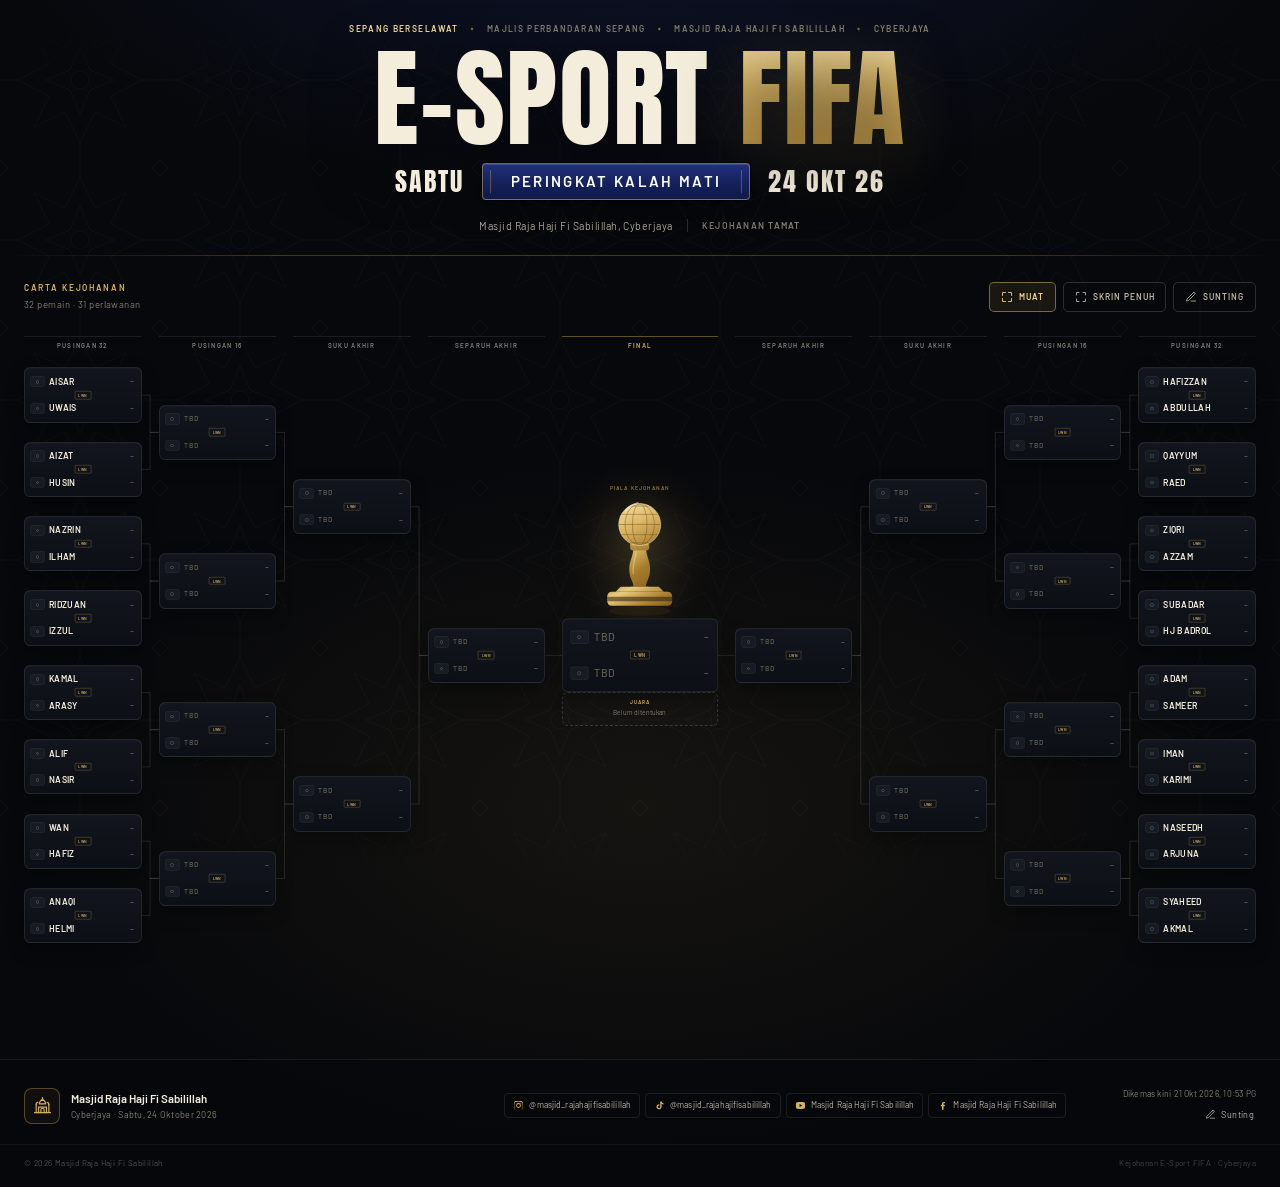
<file: index.html>
<!DOCTYPE html>
<html lang="ms">
<head>
  <meta charset="utf-8">
  <meta name="viewport" content="width=device-width, initial-scale=1">
  <title>E-Sport FIFA · Peringkat Kalah Mati | Masjid Raja Haji Fi Sabilillah</title>
  <meta name="description" content="Carta penuh E-Sport FIFA peringkat kalah mati. 32 pemain, 31 perlawanan, 24 Oktober 2026 di Masjid Raja Haji Fi Sabilillah, Cyberjaya.">
  <meta name="theme-color" content="#07080b">
  <meta property="og:type" content="website">
  <meta property="og:locale" content="ms_MY">
  <meta property="og:title" content="E-Sport FIFA · Peringkat Kalah Mati">
  <meta property="og:description" content="32 pemain. 31 perlawanan. Satu juara. Ikuti carta penuh E-Sport FIFA, 24 Oktober 2026 di Cyberjaya.">
  <meta property="og:url" content="https://imanjofaris.github.io/esportfifacyberjaya/">
  <meta property="og:image" content="https://imanjofaris.github.io/esportfifacyberjaya/assets/img/og.png">
  <meta property="og:image:width" content="1200">
  <meta property="og:image:height" content="630">
  <meta property="og:image:alt" content="E-Sport FIFA, Peringkat Kalah Mati, 24 Oktober 2026, Masjid Raja Haji Fi Sabilillah, Cyberjaya">
  <meta name="twitter:card" content="summary_large_image">
  <meta name="twitter:title" content="E-Sport FIFA · Peringkat Kalah Mati">
  <meta name="twitter:description" content="32 pemain. 31 perlawanan. Satu juara. 24 Oktober 2026, Cyberjaya.">
  <meta name="twitter:image" content="https://imanjofaris.github.io/esportfifacyberjaya/assets/img/og.png">
  <link rel="icon" href="assets/img/favicon.svg" type="image/svg+xml">
  <link rel="preload" href="assets/fonts/anton-400.woff2" as="font" type="font/woff2" crossorigin>
  <link rel="preload" href="assets/fonts/barlow-500.woff2" as="font" type="font/woff2" crossorigin>
  <link rel="preload" href="assets/fonts/barlow-600.woff2" as="font" type="font/woff2" crossorigin>
  <link rel="stylesheet" href="assets/css/styles.css">
  <script src="assets/js/countries.js" defer></script>
  <script src="data/tournament.js" defer></script>
  <script src="assets/js/app.js" defer></script>
</head>
<body>
  <svg class="sprite" aria-hidden="true" focusable="false" xmlns="http://www.w3.org/2000/svg">
    <symbol id="icon-pencil" viewBox="0 0 24 24" fill="none" stroke="currentColor" stroke-width="1.7" stroke-linecap="round" stroke-linejoin="round">
      <path d="M12 20h9"/><path d="M16.5 3.5a2.12 2.12 0 0 1 3 3L7 19l-4 1 1-4L16.5 3.5Z"/>
    </symbol>
    <symbol id="icon-fit" viewBox="0 0 24 24" fill="none" stroke="currentColor" stroke-width="1.7" stroke-linecap="round" stroke-linejoin="round">
      <path d="M9 3H3v6M15 3h6v6M9 21H3v-6M15 21h6v-6"/>
    </symbol>
    <symbol id="icon-expand" viewBox="0 0 24 24" fill="none" stroke="currentColor" stroke-width="1.7" stroke-linecap="round" stroke-linejoin="round">
      <path d="M8 3H3v5M16 3h5v5M8 21H3v-5M16 21h5v-5"/>
    </symbol>
    <symbol id="icon-download" viewBox="0 0 24 24" fill="none" stroke="currentColor" stroke-width="1.7" stroke-linecap="round" stroke-linejoin="round">
      <path d="M12 3v12"/><path d="m7 10 5 5 5-5"/><path d="M5 21h14"/>
    </symbol>
    <symbol id="icon-upload" viewBox="0 0 24 24" fill="none" stroke="currentColor" stroke-width="1.7" stroke-linecap="round" stroke-linejoin="round">
      <path d="M12 21V9"/><path d="m7 14 5-5 5 5"/><path d="M5 3h14"/>
    </symbol>
    <symbol id="icon-trash" viewBox="0 0 24 24" fill="none" stroke="currentColor" stroke-width="1.7" stroke-linecap="round" stroke-linejoin="round">
      <path d="M3 6h18M8 6V4h8v2M19 6l-1 14H6L5 6M10 11v5M14 11v5"/>
    </symbol>
    <symbol id="icon-close" viewBox="0 0 24 24" fill="none" stroke="currentColor" stroke-width="1.7" stroke-linecap="round" stroke-linejoin="round">
      <path d="m6 6 12 12M18 6 6 18"/>
    </symbol>
    <symbol id="icon-mosque" viewBox="0 0 24 24" fill="none" stroke="currentColor" stroke-width="1.5" stroke-linecap="round" stroke-linejoin="round">
      <path d="M4 21V11M20 21V11M2 21h20"/>
      <path d="M7 21v-7h10v7"/>
      <path d="M12 4c-3 2-4 4-4 6h8c0-2-1-4-4-6Z"/>
      <path d="M12 2v2M4 11c0-2 1-3 2-3M20 11c0-2-1-3-2-3"/>
      <path d="M10 21v-3.5a2 2 0 0 1 4 0V21"/>
    </symbol>
    <symbol id="icon-instagram" viewBox="0 0 24 24" fill="currentColor">
      <path d="M12 2.2c3.2 0 3.6 0 4.9.1 1.2.1 1.8.3 2.2.4.6.2 1 .5 1.4.9.4.4.7.8.9 1.4.2.4.4 1 .4 2.2.1 1.3.1 1.7.1 4.9s0 3.6-.1 4.9c-.1 1.2-.3 1.8-.4 2.2-.2.6-.5 1-.9 1.4-.4.4-.8.7-1.4.9-.4.2-1 .4-2.2.4-1.3.1-1.7.1-4.9.1s-3.6 0-4.9-.1c-1.2-.1-1.8-.3-2.2-.4-.6-.2-1-.5-1.4-.9-.4-.4-.7-.8-.9-1.4-.2-.4-.4-1-.4-2.2C2.2 15.6 2.2 15.2 2.2 12s0-3.6.1-4.9c.1-1.2.3-1.8.4-2.2.2-.6.5-1 .9-1.4.4-.4.8-.7 1.4-.9.4-.2 1-.4 2.2-.4C8.4 2.2 8.8 2.2 12 2.2Zm0 1.8c-3.1 0-3.5 0-4.8.1-1.1.1-1.5.2-1.9.4-.5.2-.8.4-1.1.7-.3.3-.5.6-.7 1.1-.1.4-.3.8-.4 1.9-.1 1.3-.1 1.7-.1 4.8s0 3.5.1 4.8c.1 1.1.2 1.5.4 1.9.2.5.4.8.7 1.1.3.3.6.5 1.1.7.4.1.8.3 1.9.4 1.3.1 1.7.1 4.8.1s3.5 0 4.8-.1c1.1-.1 1.5-.2 1.9-.4.5-.2.8-.4 1.1-.7.3-.3.5-.6.7-1.1.1-.4.3-.8.4-1.9.1-1.3.1-1.7.1-4.8s0-3.5-.1-4.8c-.1-1.1-.2-1.5-.4-1.9-.2-.5-.4-.8-.7-1.1-.3-.3-.6-.5-1.1-.7-.4-.1-.8-.3-1.9-.4-1.3-.1-1.7-.1-4.8-.1Z"/>
      <path d="M12 6.8a5.2 5.2 0 1 0 0 10.4 5.2 5.2 0 0 0 0-10.4Zm0 8.6a3.4 3.4 0 1 1 0-6.8 3.4 3.4 0 0 1 0 6.8Z"/>
      <circle cx="17.4" cy="6.6" r="1.2"/>
    </symbol>
    <symbol id="icon-tiktok" viewBox="0 0 24 24" fill="currentColor">
      <path d="M16.6 3c.4 2.2 1.9 3.7 4.1 3.9v2.8c-1.5.1-2.9-.4-4.1-1.3v6.2c0 3.3-2.5 5.7-5.7 5.7-3 0-5.5-2.4-5.5-5.4 0-3 2.4-5.4 5.4-5.4.3 0 .6 0 .9.1v2.9c-.3-.1-.6-.2-.9-.2-1.4 0-2.6 1.2-2.6 2.6s1.2 2.6 2.6 2.6c1.5 0 2.8-1.1 2.8-2.9V3h3Z"/>
    </symbol>
    <symbol id="icon-youtube" viewBox="0 0 24 24" fill="currentColor">
      <path d="M21.6 7.2c-.2-1.2-1.1-2.1-2.3-2.3C17.4 4.5 12 4.5 12 4.5s-5.4 0-7.3.4c-1.2.2-2.1 1.1-2.3 2.3C2 9.1 2 12 2 12s0 2.9.4 4.8c.2 1.2 1.1 2.1 2.3 2.3 1.9.4 7.3.4 7.3.4s5.4 0 7.3-.4c1.2-.2 2.1-1.1 2.3-2.3.4-1.9.4-4.8.4-4.8s0-2.9-.4-4.8ZM10 15.5v-7l6 3.5-6 3.5Z"/>
    </symbol>
    <symbol id="icon-facebook" viewBox="0 0 24 24" fill="currentColor">
      <path d="M14.2 21v-7.5h2.5l.4-3h-2.9V8.6c0-.9.2-1.5 1.5-1.5h1.6V4.4c-.3 0-1.3-.1-2.4-.1-2.4 0-4 1.5-4 4.2v2H8.4v3h2.5V21h3.3Z"/>
    </symbol>
    <symbol id="icon-link" viewBox="0 0 24 24" fill="none" stroke="currentColor" stroke-width="1.7" stroke-linecap="round" stroke-linejoin="round">
      <path d="M10 13a5 5 0 0 0 7.5.5l2-2a5 5 0 0 0-7-7l-1.1 1.1"/>
      <path d="M14 11a5 5 0 0 0-7.5-.5l-2 2a5 5 0 0 0 7 7l1.1-1.1"/>
    </symbol>
  </svg>

  <div class="site-bg" aria-hidden="true"></div>

  <header class="site-header">
    <div class="wrap header-wrap">
      <div class="brandline" id="brandline">
        <span class="brandline__item is-lead">Sepang Berselawat</span>
        <span class="brandline__item">Majlis Perbandaran Sepang</span>
        <span class="brandline__item">Masjid Raja Haji Fi Sabilillah</span>
        <span class="brandline__item">Cyberjaya</span>
      </div>

      <h1 class="event-title" id="eventTitle">E-SPORT <em>FIFA</em></h1>

      <div class="stage-line">
        <span class="stage-line__date" id="weekdayText">SABTU</span>
        <span class="stage-line__bar"><span id="stageText">Peringkat Kalah Mati</span></span>
        <span class="stage-line__date" id="shortDate">24 OKT 26</span>
      </div>

      <div class="meta-line">
        <span class="meta-line__venue" id="venueText">Masjid Raja Haji Fi Sabilillah, Cyberjaya</span>
        <span class="meta-line__sep" aria-hidden="true"></span>
        <div class="countdown" id="countdownWrap" aria-label="Masa menjelang kejohanan"></div>
      </div>
    </div>

    <div class="live-strip" id="liveStrip" hidden></div>
  </header>

  <main class="site-main">
    <div class="scoreboard-bar" id="scoreboardBar">
      <div class="sb-brand">
        <span class="sb-brand__title">E-SPORT FIFA</span>
        <span class="sb-brand__sub">Peringkat Kalah Mati · 24 OKT 26</span>
      </div>
      <div class="sb-live" id="sbLive"><span class="sb-live__idle">Menanti perlawanan</span></div>
      <button type="button" class="btn btn--ghost btn--small" id="exitScoreboard">
        <svg class="icon" aria-hidden="true"><use href="#icon-close"></use></svg>
        <span>Keluar</span>
      </button>
    </div>

    <div class="scoreboard-toolbar wrap">
      <div class="toolbar-info">
        <span class="eyebrow">Carta Kejohanan</span>
        <span class="toolbar-note" id="tournamentStats">32 pemain · 31 perlawanan</span>
      </div>
      <div class="toolbar-actions">
        <button type="button" class="btn btn--ghost" id="fitBtn" aria-pressed="true" title="Muatkan carta pada skrin">
          <svg class="icon" aria-hidden="true"><use href="#icon-fit"></use></svg>
          <span>Muat</span>
        </button>
        <button type="button" class="btn btn--ghost" id="fullBtn" title="Paparan skrin penuh">
          <svg class="icon" aria-hidden="true"><use href="#icon-expand"></use></svg>
          <span>Skrin Penuh</span>
        </button>
        <button type="button" class="btn btn--ghost" id="editBtn" aria-pressed="false">
          <svg class="icon" aria-hidden="true"><use href="#icon-pencil"></use></svg>
          <span class="js-edit-label">Sunting</span>
        </button>
      </div>
    </div>

    <section class="bracket-shell" id="bracketShell" aria-label="Carta kalah mati">
      <div class="bracket-scroll" id="bracketScroll" tabindex="0" aria-label="Carta kejohanan, boleh ditatal">
        <div class="bracket" id="bracket">
          <div class="bracket-head" id="bracketHead"></div>
          <div class="bracket-body" id="bracketBody">
            <div class="bracket-grid" id="bracketGrid">
              <div class="loading">Memuatkan carta</div>
            </div>
            <svg class="connectors" id="connectors" aria-hidden="true"></svg>
          </div>
        </div>
      </div>
      <p class="scroll-hint" id="scrollHint"><span>Tatal</span> untuk melihat keseluruhan carta</p>
      <noscript><p class="scroll-hint" style="display:flex">Aktifkan JavaScript untuk melihat carta dan keputusan.</p></noscript>
    </section>

    <section class="mobile-board" aria-label="Senarai perlawanan">
      <nav class="round-tabs" id="mobileTabs" role="tablist" aria-label="Pilih pusingan"></nav>
      <div id="mobileBoard" role="tabpanel"></div>
    </section>
  </main>

  <footer class="site-footer">
    <div class="wrap footer-grid">
      <div class="footer-brand">
        <span class="footer-mark" aria-hidden="true"><svg class="icon"><use href="#icon-mosque"></use></svg></span>
        <div>
          <p class="footer-title" id="footerOrganiser">Masjid Raja Haji Fi Sabilillah</p>
          <p class="footer-sub" id="footerDate">Cyberjaya · Sabtu, 24 Oktober 2026</p>
        </div>
      </div>

      <div class="footer-socials" id="footerSocials"></div>

      <div class="footer-meta">
        <div class="footer-updated">
          <span id="updatedAt"></span>
          <span class="draft-badge" id="draftBadge" hidden>Draf</span>
        </div>
        <button type="button" class="link-btn" id="footerEditBtn" aria-pressed="false">
          <svg class="icon" aria-hidden="true"><use href="#icon-pencil"></use></svg>
          <span class="js-edit-label">Sunting</span>
        </button>
      </div>
    </div>

    <div class="wrap footer-base">
      <span>© 2026 Masjid Raja Haji Fi Sabilillah</span>
      <span class="footer-base__note">Kejohanan E-Sport FIFA · Cyberjaya</span>
    </div>
  </footer>

  <div class="edit-bar" id="editBar" hidden>
    <div class="edit-bar__inner wrap">
      <div class="edit-bar__status">
        <span class="edit-dot" aria-hidden="true"></span>
        <span id="editStatus">Mod suntingan · klik mana-mana kad untuk sunting</span>
      </div>
      <div class="edit-bar__actions">
        <input type="file" id="importFile" accept=".js,.json,application/json,text/javascript" hidden>
        <button type="button" class="btn btn--tiny" id="importBtn">
          <svg class="icon" aria-hidden="true"><use href="#icon-upload"></use></svg>
          <span>Import</span>
        </button>
        <button type="button" class="btn btn--tiny btn--gold" id="exportBtn">
          <svg class="icon" aria-hidden="true"><use href="#icon-download"></use></svg>
          <span>Eksport</span>
        </button>
        <button type="button" class="btn btn--tiny btn--danger" id="discardBtn">
          <svg class="icon" aria-hidden="true"><use href="#icon-trash"></use></svg>
          <span>Buang draf</span>
        </button>
        <button type="button" class="btn btn--tiny" id="doneBtn">Selesai</button>
      </div>
    </div>
  </div>

  <dialog class="match-dialog" id="matchDialog" aria-labelledby="dialogTitle">
    <form id="matchForm" novalidate>
      <div class="dialog-head">
        <div>
          <p class="dialog-round" id="dialogRound">Pusingan 32</p>
          <h2 class="dialog-title" id="dialogTitle">Perlawanan 1</h2>
        </div>
        <button type="button" class="icon-btn" id="dialogClose" aria-label="Tutup">
          <svg class="icon" aria-hidden="true"><use href="#icon-close"></use></svg>
        </button>
      </div>

      <div class="dialog-body">
        <div class="edit-duel">
          <section class="edit-side" aria-label="Pemain A">
            <div class="edit-side__head">
              <span class="edit-side__tag">Pemain A</span>
              <span class="flag-preview" id="flagA" aria-hidden="true"></span>
            </div>
            <div class="edit-side__body">
              <label class="field">
                <span>Nama</span>
                <input id="nameA" type="text" maxlength="24" autocomplete="off" spellcheck="false">
              </label>
              <label class="field">
                <span>Pasukan</span>
                <input id="teamA" type="text" list="teamOptions" maxlength="48" autocomplete="off" spellcheck="false" placeholder="Contoh: Argentina">
              </label>
              <label class="field field--score">
                <span>Skor</span>
                <input id="scoreA" type="number" min="0" max="99" step="1" inputmode="numeric" placeholder="-">
              </label>
            </div>
            <p class="edit-side__note" id="noteA" hidden>Menunggu keputusan pusingan sebelumnya.</p>
          </section>

          <div class="edit-vs" aria-hidden="true">LWN</div>

          <section class="edit-side" aria-label="Pemain B">
            <div class="edit-side__head">
              <span class="edit-side__tag">Pemain B</span>
              <span class="flag-preview" id="flagB" aria-hidden="true"></span>
            </div>
            <div class="edit-side__body">
              <label class="field">
                <span>Nama</span>
                <input id="nameB" type="text" maxlength="24" autocomplete="off" spellcheck="false">
              </label>
              <label class="field">
                <span>Pasukan</span>
                <input id="teamB" type="text" list="teamOptions" maxlength="48" autocomplete="off" spellcheck="false" placeholder="Contoh: Brazil">
              </label>
              <label class="field field--score">
                <span>Skor</span>
                <input id="scoreB" type="number" min="0" max="99" step="1" inputmode="numeric" placeholder="-">
              </label>
            </div>
            <p class="edit-side__note" id="noteB" hidden>Menunggu keputusan pusingan sebelumnya.</p>
          </section>
        </div>

        <div class="edit-extra">
          <div class="penalty-block">
            <span class="field-label">Penalti <em>jika seri</em></span>
            <div class="penalty-inputs">
              <input id="pensA" type="number" min="0" max="99" step="1" inputmode="numeric" aria-label="Skor penalti pemain A" placeholder="-">
              <span aria-hidden="true">–</span>
              <input id="pensB" type="number" min="0" max="99" step="1" inputmode="numeric" aria-label="Skor penalti pemain B" placeholder="-">
            </div>
          </div>

          <label class="field field--select">
            <span>Pemenang</span>
            <select id="winnerSelect">
              <option value="">Auto ikut skor</option>
            </select>
          </label>

          <fieldset class="status-field">
            <legend>Status</legend>
            <label><input type="radio" name="matchStatus" value="scheduled" checked><span>Belum</span></label>
            <label><input type="radio" name="matchStatus" value="live"><span>Sedang</span></label>
            <label><input type="radio" name="matchStatus" value="final"><span>Selesai</span></label>
          </fieldset>
        </div>

        <p class="dialog-error" id="dialogError" hidden></p>
        <p class="dialog-hint">Perubahan disimpan sebagai draf pada peranti ini. Klik Eksport untuk memuat turun fail data, kemudian gantikan <code>data/tournament.js</code> dan commit.</p>
        <p class="dialog-hint" id="dialogNote" hidden>Peserta mara dari pusingan sebelumnya. Perubahan nama dikongsi sepanjang kejohanan.</p>
      </div>

      <div class="dialog-foot">
        <button type="button" class="btn btn--ghost" id="dialogClear">Kosongkan</button>
        <div class="dialog-foot-right">
          <button type="button" class="btn btn--ghost" id="dialogCancel">Batal</button>
          <button type="submit" class="btn btn--gold">Simpan</button>
        </div>
      </div>
    </form>
  </dialog>

  <datalist id="teamOptions"></datalist>
  <div class="toast" id="toast" role="status" aria-live="polite"></div>
</body>
</html>
</file>
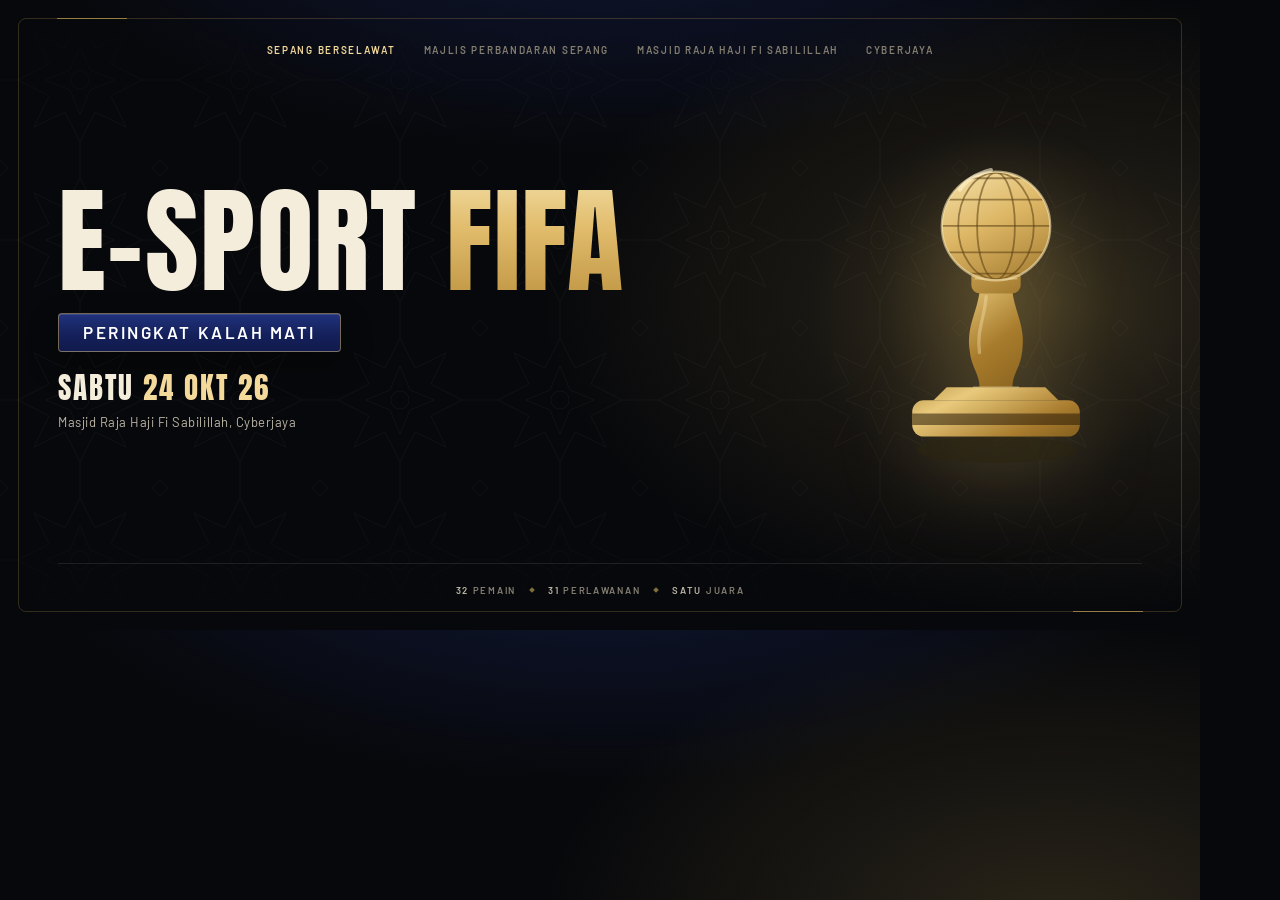
<file: tools/og-card.html>
<!DOCTYPE html>
<html lang="ms">
<head>
<meta charset="utf-8">
<meta name="robots" content="noindex">
<title>E-Sport FIFA · OG card</title>
<style>
  @font-face { font-family: Anton; src: url('../assets/fonts/anton-400.woff2') format('woff2'); font-weight: 400; }
  @font-face { font-family: Barlow; src: url('../assets/fonts/barlow-400.woff2') format('woff2'); font-weight: 400; }
  @font-face { font-family: Barlow; src: url('../assets/fonts/barlow-500.woff2') format('woff2'); font-weight: 500; }
  @font-face { font-family: Barlow; src: url('../assets/fonts/barlow-600.woff2') format('woff2'); font-weight: 600; }
  @font-face { font-family: Barlow; src: url('../assets/fonts/barlow-700.woff2') format('woff2'); font-weight: 700; }

  * { box-sizing: border-box; }
  html, body { margin: 0; width: 1200px; height: 630px; overflow: hidden; }
  body {
    position: relative;
    background:
      radial-gradient(760px 460px at 88% 48%, rgba(214, 178, 94, 0.17), transparent 68%),
      radial-gradient(900px 460px at 50% -160px, rgba(27, 42, 107, 0.55), transparent 68%),
      #07080b;
    color: #f4eddc;
    font-family: Barlow, sans-serif;
  }
  .pattern {
    position: absolute; inset: 0;
    background: url('../assets/img/pattern.svg') 0 0 / 160px 160px;
    opacity: 0.06;
    -webkit-mask-image: linear-gradient(to bottom, transparent, #000 20%, #000 80%, transparent);
    mask-image: linear-gradient(to bottom, transparent, #000 20%, #000 80%, transparent);
  }
  .frame {
    position: absolute; inset: 18px;
    border: 1px solid rgba(214, 178, 94, 0.22);
    border-radius: 8px;
  }
  .frame::before, .frame::after {
    content: ''; position: absolute; width: 70px; height: 1px; background: #d6b25e;
    opacity: 0.6;
  }
  .frame::before { top: -1px; left: 38px; }
  .frame::after { bottom: -1px; right: 38px; }
  .inner {
    position: relative;
    display: flex;
    flex-direction: column;
    height: 100%;
    padding: 44px 58px 34px;
  }
  .brandline {
    display: flex; align-items: center; justify-content: center;
    font-size: 10px; font-weight: 600; letter-spacing: 0.17em;
    text-transform: uppercase; color: #857f72; white-space: nowrap;
  }
  .brandline b { color: #f3d99a; font-weight: 600; }
  .brandline i {
    display: inline-block; margin: 0 14px; font-size: 5px; font-style: normal;
    color: #d6b25e; opacity: 0.7;
  }
  .main {
    display: flex; align-items: center; gap: 34px; flex: 1;
    padding-top: 4px;
  }
  .left { flex: 1; min-width: 0; }
  .title {
    margin: 0; font-family: Anton; font-size: 116px; font-weight: 400;
    line-height: 0.84; letter-spacing: 0.012em; text-transform: uppercase;
    white-space: nowrap;
  }
  .title span {
    background: linear-gradient(180deg, #f8e7b5 0%, #e1bd6d 42%, #b38734 100%);
    -webkit-background-clip: text; background-clip: text; color: transparent;
    -webkit-text-fill-color: transparent;
  }
  .stage {
    display: inline-block; margin-top: 22px; padding: 10px 24px;
    border: 1px solid rgba(214, 178, 94, 0.5); border-radius: 4px;
    background: linear-gradient(180deg, #21327c, #14205a 58%, #101a4c);
    box-shadow: 0 12px 30px rgba(0, 0, 0, 0.35), inset 0 1px 0 rgba(255, 255, 255, 0.12);
    font-size: 17px; font-weight: 600; line-height: 1; letter-spacing: 0.15em;
    text-transform: uppercase; color: #fff;
  }
  .date {
    margin-top: 22px; font-family: Anton; font-size: 29px; line-height: 1;
    letter-spacing: 0.07em; text-transform: uppercase; color: #f4eddc;
  }
  .date b { font-weight: 400; color: #f3d99a; }
  .venue { margin-top: 11px; font-size: 13px; letter-spacing: 0.04em; color: #bdb6a7; }
  .right {
    position: relative; flex: 0 0 292px; display: flex; align-items: center; justify-content: center;
    align-self: stretch;
  }
  .right::before {
    content: ''; position: absolute; width: 380px; height: 380px; border-radius: 50%;
    background: radial-gradient(circle, rgba(214, 178, 94, 0.2), rgba(214, 178, 94, 0.04) 45%, transparent 70%);
  }
  .right img {
    position: relative; width: 230px; height: auto;
    filter: drop-shadow(0 22px 40px rgba(214, 178, 94, 0.2));
  }
  .bottom {
    display: flex; align-items: center; justify-content: center; gap: 14px;
    padding-top: 20px; border-top: 1px solid rgba(244, 237, 220, 0.1);
    font-size: 9.5px; font-weight: 600; letter-spacing: 0.18em;
    text-transform: uppercase; color: #857f72;
  }
  .bottom i { width: 4px; height: 4px; background: #d6b25e; opacity: 0.6; transform: rotate(45deg); }
  .bottom strong { color: #bdb6a7; font-weight: 600; }
</style>
</head>
<body>
  <div class="pattern"></div>
  <div class="frame"></div>
  <div class="inner">
    <div class="brandline">
      <b>Sepang Berselawat</b><i></i>Majlis Perbandaran Sepang<i></i>Masjid Raja Haji Fi Sabilillah<i></i>Cyberjaya
    </div>
    <div class="main">
      <div class="left">
        <h1 class="title">E-SPORT <span>FIFA</span></h1>
        <div class="stage">Peringkat Kalah Mati</div>
        <div class="date">Sabtu <b>24 Okt 26</b></div>
        <div class="venue">Masjid Raja Haji Fi Sabilillah, Cyberjaya</div>
      </div>
      <div class="right">
        <img src="../assets/img/trophy.svg" alt="">
      </div>
    </div>
    <div class="bottom">
      <span><strong>32</strong> Pemain</span><i></i><span><strong>31</strong> Perlawanan</span><i></i><span><strong>Satu</strong> Juara</span>
    </div>
  </div>
</body>
</html>
</file>
<file: assets/css/styles.css>
/* ==========================================================================
   E-SPORT FIFA · Peringkat Kalah Mati
   Masjid Raja Haji Fi Sabilillah, Cyberjaya
   ========================================================================== */

@font-face {
  font-family: 'Anton';
  src: url('../fonts/anton-400.woff2') format('woff2');
  font-weight: 400;
  font-style: normal;
  font-display: swap;
}
@font-face {
  font-family: 'Barlow';
  src: url('../fonts/barlow-400.woff2') format('woff2');
  font-weight: 400;
  font-style: normal;
  font-display: swap;
}
@font-face {
  font-family: 'Barlow';
  src: url('../fonts/barlow-500.woff2') format('woff2');
  font-weight: 500;
  font-style: normal;
  font-display: swap;
}
@font-face {
  font-family: 'Barlow';
  src: url('../fonts/barlow-600.woff2') format('woff2');
  font-weight: 600;
  font-style: normal;
  font-display: swap;
}
@font-face {
  font-family: 'Barlow';
  src: url('../fonts/barlow-700.woff2') format('woff2');
  font-weight: 700;
  font-style: normal;
  font-display: swap;
}

:root {
  --bg: #07080b;
  --bg-soft: #0b0d12;
  --panel: #0f1219;
  --panel-2: #12161f;
  --line: rgba(244, 237, 220, 0.09);
  --line-strong: rgba(244, 237, 220, 0.17);
  --ink: #f4eddc;
  --ink-dim: #bdb6a7;
  --ink-mute: #857f72;
  --gold: #d6b25e;
  --gold-bright: #f3d99a;
  --gold-deep: #8c6a24;
  --navy: #14205a;
  --navy-2: #1b2a6b;
  --red: #e0473f;
  --green: #63b98d;
  --amber: #e0b247;
  --card-w: 166px;
  --final-w: 220px;
  --col-gap: 24px;
  --bracket-w: 1740px;
  --bracket-h: 840px;
  --wrap: 1500px;
}

*,
*::before,
*::after {
  box-sizing: border-box;
}

[hidden] {
  display: none !important;
}

html {
  color-scheme: dark;
  scroll-behavior: smooth;
}

body {
  margin: 0;
  min-height: 100vh;
  background:
    radial-gradient(1100px 560px at 50% -140px, rgba(27, 42, 107, 0.38), transparent 62%),
    radial-gradient(900px 520px at 50% 68%, rgba(214, 178, 94, 0.07), transparent 68%),
    var(--bg);
  color: var(--ink);
  font-family: 'Barlow', 'Segoe UI', system-ui, sans-serif;
  font-size: 14px;
  line-height: 1.45;
  -webkit-font-smoothing: antialiased;
  overflow-x: hidden;
}

::selection {
  background: var(--gold);
  color: #17130a;
}

img {
  max-width: 100%;
}

button,
input,
select {
  font: inherit;
}

button {
  color: inherit;
}

a {
  color: inherit;
}

:focus-visible {
  outline: 2px solid var(--gold-bright);
  outline-offset: 2px;
}

.sprite {
  position: absolute;
  width: 0;
  height: 0;
  overflow: hidden;
}

.icon {
  width: 14px;
  height: 14px;
  display: block;
  flex: 0 0 auto;
}

.wrap {
  width: 100%;
  max-width: var(--wrap);
  margin: 0 auto;
  padding: 0 24px;
}

.eyebrow {
  display: inline-block;
  font-size: 8.5px;
  font-weight: 600;
  letter-spacing: 0.2em;
  text-transform: uppercase;
  color: var(--gold);
}

.muted {
  color: var(--ink-mute);
}

.site-bg {
  position: fixed;
  inset: 0;
  z-index: 0;
  pointer-events: none;
  background-image: url('../img/pattern.svg');
  background-size: 160px 160px;
  opacity: 0.05;
  -webkit-mask-image: linear-gradient(to bottom, transparent 0, #000 8%, #000 92%, transparent 100%);
  mask-image: linear-gradient(to bottom, transparent 0, #000 8%, #000 92%, transparent 100%);
}

.site-header {
  position: relative;
  z-index: 2;
  padding-top: 24px;
}

.site-header::after {
  content: '';
  display: block;
  height: 1px;
  margin-top: 22px;
  background: linear-gradient(90deg, transparent, rgba(214, 178, 94, 0.28) 22%, rgba(214, 178, 94, 0.28) 78%, transparent);
}

.header-wrap {
  display: flex;
  flex-direction: column;
  align-items: center;
}

.brandline {
  display: flex;
  align-items: center;
  justify-content: center;
  flex-wrap: wrap;
  gap: 0;
  row-gap: 6px;
  width: 100%;
  margin-bottom: 20px;
  font-size: 8.5px;
  font-weight: 600;
  letter-spacing: 0.16em;
  text-transform: uppercase;
  color: var(--ink-mute);
  text-align: center;
}

.brandline__item {
  display: inline-flex;
  align-items: center;
  line-height: 1.2;
}

.brandline__item + .brandline__item::before {
  content: '\25C6';
  display: inline-block;
  margin: 0 12px;
  font-size: 4px;
  color: var(--gold);
  opacity: 0.6;
  vertical-align: middle;
}

.brandline__item.is-lead {
  color: var(--gold-bright);
}

.brandline__item--logo img {
  display: block;
  width: auto;
  max-width: 118px;
  max-height: 26px;
  object-fit: contain;
}

.event-title {
  margin: 0;
  font-family: 'Anton', 'Arial Narrow', sans-serif;
  font-size: clamp(58px, 8.4vw, 112px);
  font-weight: 400;
  line-height: 0.84;
  letter-spacing: 0.012em;
  text-transform: uppercase;
  color: var(--ink);
  text-align: center;
  word-spacing: 0.035em;
  text-shadow: 0 18px 60px rgba(0, 0, 0, 0.55);
}

.event-title em {
  font-style: normal;
  background: linear-gradient(180deg, #f8e7b5 0%, #e1bd6d 42%, #b38734 100%);
  -webkit-background-clip: text;
  background-clip: text;
  color: transparent;
  -webkit-text-fill-color: transparent;
  filter: drop-shadow(0 10px 28px rgba(214, 178, 94, 0.16));
}

.stage-line {
  display: flex;
  align-items: center;
  justify-content: center;
  gap: 18px;
  margin-top: 18px;
}

.stage-line__date {
  font-family: 'Anton', 'Arial Narrow', sans-serif;
  font-size: 26px;
  line-height: 1;
  letter-spacing: 0.075em;
  color: var(--ink);
  white-space: nowrap;
}

.stage-line__bar {
  position: relative;
  display: inline-flex;
  align-items: center;
  justify-content: center;
  padding: 10px 28px;
  border: 1px solid rgba(214, 178, 94, 0.5);
  border-radius: 4px;
  background: linear-gradient(180deg, #21327c 0%, #14205a 58%, #101a4c 100%);
  box-shadow:
    0 0 0 1px rgba(0, 0, 0, 0.45),
    0 14px 34px rgba(0, 0, 0, 0.38),
    inset 0 1px 0 rgba(255, 255, 255, 0.12);
  color: #fff;
  font-size: 15px;
  font-weight: 600;
  line-height: 1;
  letter-spacing: 0.155em;
  text-transform: uppercase;
  white-space: nowrap;
}

.stage-line__bar::before,
.stage-line__bar::after {
  content: '';
  position: absolute;
  top: 6px;
  bottom: 6px;
  width: 1px;
  background: rgba(214, 178, 94, 0.35);
}

.stage-line__bar::before { left: 7px; }
.stage-line__bar::after { right: 7px; }

.meta-line {
  display: flex;
  align-items: center;
  justify-content: center;
  gap: 14px;
  margin-top: 18px;
  font-size: 10.5px;
  letter-spacing: 0.045em;
  color: var(--ink-mute);
}

.meta-line__venue {
  color: var(--ink-dim);
}

.meta-line__sep {
  width: 1px;
  height: 13px;
  background: var(--line-strong);
}

.countdown {
  display: flex;
  align-items: center;
  gap: 6px;
}

.countdown__label {
  margin-right: 4px;
  font-size: 7.5px;
  font-weight: 600;
  letter-spacing: 0.18em;
  text-transform: uppercase;
  color: var(--gold);
}

.countdown__box {
  display: inline-flex;
  flex-direction: column;
  align-items: center;
  min-width: 38px;
  padding: 4px 6px 3px;
  border: 1px solid var(--line);
  border-radius: 4px;
  background: rgba(255, 255, 255, 0.02);
}

.countdown__box b {
  font-family: 'Anton', 'Arial Narrow', sans-serif;
  font-size: 16px;
  font-weight: 400;
  line-height: 1;
  color: var(--ink);
  font-variant-numeric: tabular-nums;
}

.countdown__box small {
  margin-top: 2px;
  font-size: 6.5px;
  font-weight: 600;
  letter-spacing: 0.09em;
  text-transform: uppercase;
  color: var(--ink-mute);
}

.countdown__today,
.countdown__done {
  display: inline-flex;
  align-items: center;
  gap: 7px;
  font-size: 9px;
  font-weight: 600;
  letter-spacing: 0.14em;
  text-transform: uppercase;
  color: var(--ink-dim);
}

.countdown__today i {
  width: 6px;
  height: 6px;
  border-radius: 50%;
  background: var(--red);
  box-shadow: 0 0 0 4px rgba(224, 71, 63, 0.12);
  animation: dotPulse 1.8s ease-in-out infinite;
}

.countdown__done {
  color: var(--ink-mute);
}

.live-strip {
  display: flex;
  align-items: center;
  justify-content: center;
  gap: 16px;
  padding: 9px 24px;
  border-top: 1px solid rgba(224, 71, 63, 0.18);
  border-bottom: 1px solid rgba(224, 71, 63, 0.18);
  background: linear-gradient(90deg, transparent, rgba(224, 71, 63, 0.09) 18%, rgba(224, 71, 63, 0.09) 82%, transparent);
  font-size: 11px;
  color: var(--ink-dim);
}

.live-pill {
  display: inline-flex;
  align-items: center;
  gap: 6px;
  padding: 3px 7px;
  border: 1px solid rgba(224, 71, 63, 0.45);
  border-radius: 3px;
  background: rgba(224, 71, 63, 0.12);
  font-size: 7.5px;
  font-weight: 700;
  letter-spacing: 0.16em;
  color: #ff8b83;
  white-space: nowrap;
}

.live-pill i {
  width: 5px;
  height: 5px;
  border-radius: 50%;
  background: var(--red);
  box-shadow: 0 0 8px rgba(224, 71, 63, 0.8);
  animation: dotPulse 1.5s ease-in-out infinite;
}

.live-strip__score {
  color: var(--ink);
  font-weight: 500;
  letter-spacing: 0.02em;
}

.live-strip__score b {
  font-size: 14px;
  font-weight: 700;
  color: #fff;
  font-variant-numeric: tabular-nums;
}

.live-strip__dash {
  margin: 0 3px;
  color: var(--ink-mute);
}

.live-strip__round {
  font-size: 8.5px;
  letter-spacing: 0.1em;
  text-transform: uppercase;
  color: var(--ink-mute);
}

/* ------------------------------------------------------------------ main */

.site-main {
  position: relative;
  z-index: 1;
  padding: 26px 0 72px;
}

.scoreboard-toolbar {
  display: flex;
  align-items: flex-end;
  justify-content: space-between;
  gap: 18px;
  margin-bottom: 16px;
}

.toolbar-info {
  display: flex;
  flex-direction: column;
  gap: 4px;
}

.toolbar-note {
  font-size: 9.5px;
  letter-spacing: 0.05em;
  color: var(--ink-mute);
}

.toolbar-actions {
  display: flex;
  align-items: center;
  gap: 7px;
  flex-wrap: wrap;
  justify-content: flex-end;
}

/* --------------------------------------------------------------- buttons */

.btn {
  display: inline-flex;
  align-items: center;
  justify-content: center;
  gap: 6px;
  padding: 8px 11px;
  border: 1px solid var(--line-strong);
  border-radius: 5px;
  background: rgba(255, 255, 255, 0.02);
  color: var(--ink-dim);
  font-family: inherit;
  font-size: 8.5px;
  font-weight: 600;
  line-height: 1;
  letter-spacing: 0.11em;
  text-transform: uppercase;
  white-space: nowrap;
  cursor: pointer;
  transition: border-color 0.18s ease, color 0.18s ease, background 0.18s ease, transform 0.18s ease;
}

.btn .icon {
  width: 12px;
  height: 12px;
}

.btn:hover {
  border-color: rgba(214, 178, 94, 0.45);
  background: rgba(214, 178, 94, 0.06);
  color: var(--ink);
}

.btn:active {
  transform: translateY(1px);
}

.btn.is-active,
.btn[aria-pressed='true'] {
  border-color: rgba(214, 178, 94, 0.52);
  background: rgba(214, 178, 94, 0.09);
  color: var(--gold-bright);
}

.btn--gold {
  border-color: #d6b25e;
  background: linear-gradient(180deg, #e7c97c 0%, #c29845 100%);
  color: #17130a;
  box-shadow: 0 6px 18px rgba(214, 178, 94, 0.12);
}

.btn--gold:hover {
  border-color: #f0d58c;
  background: linear-gradient(180deg, #f2d992 0%, #d2a64b 100%);
  color: #17130a;
}

.btn--ghost {
  background: transparent;
}

.btn--danger:hover {
  border-color: rgba(224, 71, 63, 0.5);
  background: rgba(224, 71, 63, 0.07);
  color: #f08a84;
}

.btn--small {
  padding: 6px 9px;
  font-size: 8px;
}

.btn--tiny {
  padding: 6px 8px;
  font-size: 7.5px;
}

.icon-btn {
  display: inline-flex;
  align-items: center;
  justify-content: center;
  width: 30px;
  height: 30px;
  border: 1px solid var(--line);
  border-radius: 5px;
  background: transparent;
  color: var(--ink-mute);
  cursor: pointer;
  transition: 0.18s ease;
}

.icon-btn:hover {
  border-color: rgba(214, 178, 94, 0.4);
  color: var(--ink);
}

.link-btn {
  display: inline-flex;
  align-items: center;
  gap: 5px;
  padding: 2px;
  border: 0;
  background: none;
  color: var(--ink-dim);
  font-family: inherit;
  font-size: 9px;
  letter-spacing: 0.04em;
  cursor: pointer;
  transition: color 0.18s ease;
}

.link-btn .icon {
  width: 11px;
  height: 11px;
}

.link-btn:hover,
.link-btn[aria-pressed='true'] {
  color: var(--gold);
}

/* --------------------------------------------------------------- bracket */

.bracket-shell {
  position: relative;
}

.bracket-scroll {
  overflow-x: auto;
  overflow-y: hidden;
  padding: 8px 24px 14px;
  scrollbar-width: thin;
  scrollbar-color: #333845 transparent;
}

.bracket-scroll:focus-visible {
  outline: 2px solid var(--gold);
  outline-offset: -2px;
}

.bracket-scroll::-webkit-scrollbar {
  height: 8px;
}

.bracket-scroll::-webkit-scrollbar-track {
  background: transparent;
}

.bracket-scroll::-webkit-scrollbar-thumb {
  border-radius: 4px;
  background: #2c313d;
}

.bracket-scroll::-webkit-scrollbar-thumb:hover {
  background: #3c4352;
}

.bracket {
  width: var(--bracket-w);
  margin: 0 auto;
  transform-origin: top center;
}

.bracket-head {
  display: grid;
  grid-template-columns: var(--card-w) var(--card-w) var(--card-w) var(--card-w) var(--final-w) var(--card-w) var(--card-w) var(--card-w) var(--card-w);
  column-gap: var(--col-gap);
  width: var(--bracket-w);
  padding-bottom: 11px;
}

.round-label {
  padding-top: 8px;
  border-top: 1px solid var(--line);
  font-size: 9px;
  font-weight: 600;
  letter-spacing: 0.2em;
  line-height: 1.2;
  text-transform: uppercase;
  text-align: center;
  color: rgba(244, 237, 220, 0.52);
  white-space: nowrap;
}

.round-label--final {
  border-top-color: rgba(214, 178, 94, 0.42);
  color: var(--gold);
}

.bracket-body {
  position: relative;
  width: var(--bracket-w);
  height: var(--bracket-h);
}

.bracket-grid {
  position: relative;
  z-index: 1;
  display: grid;
  grid-template-columns: var(--card-w) var(--card-w) var(--card-w) var(--card-w) var(--final-w) var(--card-w) var(--card-w) var(--card-w) var(--card-w);
  column-gap: var(--col-gap);
  width: 100%;
  height: 100%;
}

.loading,
.fatal {
  grid-column: 1 / -1;
  align-self: center;
  justify-self: center;
  font-size: 10px;
  letter-spacing: 0.16em;
  text-transform: uppercase;
  color: var(--ink-mute);
}

.fatal {
  max-width: 520px;
  text-align: center;
  letter-spacing: 0.04em;
  text-transform: none;
  color: #f08a84;
}

.round-col {
  display: flex;
  flex-direction: column;
  justify-content: space-around;
  height: 100%;
  min-width: 0;
}

.final-col {
  position: relative;
  height: 100%;
}

.final-art {
  position: absolute;
  left: 50%;
  bottom: calc(50% + 48px);
  transform: translateX(-50%);
  display: flex;
  flex-direction: column;
  align-items: center;
  gap: 1px;
  width: 200px;
  pointer-events: none;
}

.final-art::before {
  content: '';
  position: absolute;
  left: 50%;
  top: 42%;
  width: 240px;
  height: 240px;
  transform: translate(-50%, -50%);
  border-radius: 50%;
  background: radial-gradient(circle, rgba(214, 178, 94, 0.13) 0%, rgba(214, 178, 94, 0.03) 45%, transparent 70%);
  z-index: -1;
}

.final-art__label {
  font-size: 7.5px;
  font-weight: 600;
  letter-spacing: 0.22em;
  text-transform: uppercase;
  color: rgba(214, 178, 94, 0.6);
}

.final-art img {
  display: block;
  width: 126px;
  height: auto;
  filter: drop-shadow(0 18px 34px rgba(214, 178, 94, 0.16));
}

.final-card-wrap {
  position: absolute;
  top: 50%;
  left: 50%;
  z-index: 3;
  width: var(--final-w);
  transform: translate(-50%, -50%);
}

.final-plate {
  position: absolute;
  top: calc(50% + 52px);
  left: 50%;
  width: var(--final-w);
  padding: 9px 12px 10px;
  border: 1px dashed var(--line-strong);
  border-radius: 8px;
  background: rgba(255, 255, 255, 0.015);
  text-align: center;
  transform: translateX(-50%);
}

.final-plate.is-champion {
  border: 1px solid rgba(214, 178, 94, 0.5);
  background: linear-gradient(180deg, rgba(214, 178, 94, 0.13), rgba(214, 178, 94, 0.025));
  animation: championGlow 3.8s ease-in-out infinite;
}

.final-plate__label {
  display: block;
  margin-bottom: 2px;
  font-size: 7px;
  font-weight: 700;
  letter-spacing: 0.22em;
  text-transform: uppercase;
  color: var(--gold);
}

.final-plate strong {
  display: block;
  font-size: 14px;
  font-weight: 700;
  line-height: 1.15;
  letter-spacing: 0.03em;
  text-transform: uppercase;
  color: var(--ink);
  overflow: hidden;
  text-overflow: ellipsis;
  white-space: nowrap;
}

.final-plate__team {
  display: block;
  margin-top: 2px;
  font-size: 9px;
  color: var(--ink-mute);
  overflow: hidden;
  text-overflow: ellipsis;
  white-space: nowrap;
}

.final-plate__empty {
  display: block;
  font-size: 9.5px;
  color: var(--ink-mute);
}

/* ----------------------------------------------------------------- cards */

.match-card {
  position: relative;
  display: grid;
  grid-template-rows: 1fr 1fr;
  width: 100%;
  height: 78px;
  overflow: hidden;
  border: 1px solid var(--line);
  border-radius: 9px;
  background: linear-gradient(180deg, #12151d 0%, #0c0f15 100%);
  box-shadow:
    0 10px 24px rgba(0, 0, 0, 0.32),
    inset 0 1px 0 rgba(255, 255, 255, 0.025);
  transition: border-color 0.18s ease, box-shadow 0.18s ease;
}

.match-card::before {
  content: '';
  position: absolute;
  inset: 0;
  z-index: 0;
  border-radius: inherit;
  background: linear-gradient(90deg, rgba(214, 178, 94, 0.055), transparent 46%);
  opacity: 0;
  pointer-events: none;
  transition: opacity 0.18s ease;
}

.match-card:hover::before {
  opacity: 1;
}

.match-card.is-live {
  border-color: rgba(224, 71, 63, 0.5);
  box-shadow:
    0 0 0 1px rgba(224, 71, 63, 0.11),
    0 12px 30px rgba(0, 0, 0, 0.4);
}

.match-card.is-live::before {
  background: linear-gradient(90deg, rgba(224, 71, 63, 0.13), transparent 58%);
  opacity: 1;
}

.match-card.is-editable {
  cursor: pointer;
}

.match-card.is-editable:hover,
.match-card.is-editable:focus-visible {
  border-color: rgba(214, 178, 94, 0.55);
  outline: none;
  box-shadow:
    0 0 0 1px rgba(214, 178, 94, 0.15),
    0 12px 30px rgba(0, 0, 0, 0.4);
}

.team-row {
  position: relative;
  z-index: 1;
  display: flex;
  align-items: center;
  gap: 7px;
  min-width: 0;
  padding: 0 9px;
}

.team-row + .team-row {
  border-top: 1px solid rgba(244, 237, 220, 0.065);
}

.team-row.is-winner {
  background: linear-gradient(90deg, rgba(214, 178, 94, 0.15), rgba(214, 178, 94, 0.025) 66%, transparent);
  box-shadow: inset 2px 0 0 var(--gold);
}

.team-row.is-loser {
  opacity: 0.48;
}

.flag {
  position: relative;
  flex: 0 0 18px;
  width: 18px;
  height: 13px;
  overflow: hidden;
  border-radius: 2px;
  background: #191d26;
  box-shadow: 0 0 0 1px rgba(255, 255, 255, 0.09);
}

.flag img {
  display: block;
  width: 100%;
  height: 100%;
  object-fit: cover;
}

.flag--text,
.flag--empty {
  display: flex;
  align-items: center;
  justify-content: center;
  font-size: 7.5px;
  font-weight: 700;
  line-height: 1;
  color: var(--ink-mute);
  background: #171b24;
}

.flag--empty::after {
  content: '';
  width: 5px;
  height: 5px;
  border-radius: 50%;
  border: 1px solid rgba(244, 237, 220, 0.18);
}

.who {
  display: flex;
  flex: 1;
  flex-direction: column;
  justify-content: center;
  gap: 1px;
  min-width: 0;
}

.player {
  overflow: hidden;
  font-size: 12.5px;
  font-weight: 600;
  line-height: 1.12;
  letter-spacing: 0.035em;
  text-transform: uppercase;
  text-overflow: ellipsis;
  white-space: nowrap;
  color: var(--ink);
}

.player.is-tbd {
  font-size: 10px;
  font-weight: 500;
  letter-spacing: 0.14em;
  color: #625d53;
}

.team {
  overflow: hidden;
  font-size: 9.5px;
  line-height: 1.15;
  letter-spacing: 0.01em;
  text-overflow: ellipsis;
  white-space: nowrap;
  color: var(--ink-mute);
}

.team .pens {
  margin-left: 2px;
  font-weight: 600;
  color: var(--gold);
}

.score {
  flex: 0 0 auto;
  min-width: 19px;
  font-size: 18px;
  font-weight: 700;
  line-height: 1;
  letter-spacing: 0.01em;
  text-align: right;
  font-variant-numeric: tabular-nums;
  color: var(--ink);
}

.is-winner .score {
  color: var(--gold-bright);
}

.score--empty {
  font-size: 12px;
  font-weight: 500;
  color: rgba(244, 237, 220, 0.34);
}

.lwn-chip {
  position: absolute;
  top: 50%;
  left: 50%;
  z-index: 3;
  padding: 1px 4px;
  border: 1px solid rgba(214, 178, 94, 0.22);
  border-radius: 2px;
  background: #10131a;
  font-size: 5.5px;
  font-weight: 700;
  line-height: 1.3;
  letter-spacing: 0.1em;
  color: rgba(214, 178, 94, 0.78);
  transform: translate(-50%, -50%);
  pointer-events: none;
}

/* --------------------------------------------------------------- connectors */

.connectors {
  position: absolute;
  inset: 0;
  z-index: 0;
  width: 100%;
  height: 100%;
  overflow: visible;
  pointer-events: none;
}

.connector {
  fill: none;
  stroke: rgba(244, 237, 220, 0.13);
  stroke-width: 1.4;
  stroke-linecap: round;
  stroke-linejoin: round;
  transition: stroke 0.25s ease;
}

.connector.is-active {
  stroke: rgba(214, 178, 94, 0.48);
}

.scroll-hint {
  display: none;
  align-items: center;
  justify-content: center;
  gap: 7px;
  padding: 2px 24px 0;
  font-size: 8px;
  font-weight: 600;
  letter-spacing: 0.14em;
  text-transform: uppercase;
  color: rgba(244, 237, 220, 0.32);
}

.scroll-hint span {
  color: var(--gold);
}

.is-overflowing .scroll-hint {
  display: flex;
}

/* ---------------------------------------------------------------- mobile */

.mobile-board {
  display: none;
  width: 100%;
  max-width: 780px;
  margin: 0 auto;
}

.mobile-head {
  display: flex;
  align-items: flex-end;
  justify-content: space-between;
  gap: 12px;
  padding: 2px 0 4px;
}

.round-tabs {
  position: sticky;
  top: 0;
  z-index: 20;
  display: flex;
  gap: 7px;
  margin: 0 -24px;
  padding: 10px 24px;
  overflow-x: auto;
  border-bottom: 1px solid var(--line);
  background: rgba(7, 8, 11, 0.93);
  backdrop-filter: blur(14px);
  -webkit-backdrop-filter: blur(14px);
  scrollbar-width: none;
}

.round-tabs::-webkit-scrollbar {
  display: none;
}

.round-tab {
  display: flex;
  flex: 0 0 auto;
  flex-direction: column;
  gap: 2px;
  min-width: 100px;
  padding: 7px 10px;
  border: 1px solid var(--line);
  border-radius: 6px;
  background: rgba(255, 255, 255, 0.018);
  text-align: left;
  cursor: pointer;
  transition: border-color 0.18s ease, background 0.18s ease;
}

.round-tab__name {
  font-size: 9.5px;
  font-weight: 600;
  letter-spacing: 0.06em;
  text-transform: uppercase;
  color: var(--ink-mute);
  white-space: nowrap;
}

.round-tab__count {
  font-size: 8px;
  font-weight: 500;
  letter-spacing: 0.08em;
  color: #6f6a5f;
  font-variant-numeric: tabular-nums;
}

.round-tab:hover {
  border-color: rgba(214, 178, 94, 0.3);
}

.round-tab.is-active {
  border-color: rgba(214, 178, 94, 0.55);
  background: linear-gradient(180deg, rgba(214, 178, 94, 0.1), rgba(214, 178, 94, 0.03));
  box-shadow: inset 0 2px 0 rgba(214, 178, 94, 0.8);
}

.round-tab.is-active .round-tab__name {
  color: var(--ink);
}

.round-tab.is-active .round-tab__count {
  color: var(--gold);
}

.mboard-head {
  display: flex;
  align-items: baseline;
  justify-content: space-between;
  gap: 12px;
  margin: 18px 0 12px;
}

.mboard-head h2 {
  margin: 0;
  font-size: 15px;
  font-weight: 700;
  letter-spacing: 0.045em;
  text-transform: uppercase;
  color: var(--ink);
}

.mboard-head p {
  margin: 0;
  font-size: 9px;
  letter-spacing: 0.02em;
  text-align: right;
  color: var(--ink-mute);
}

.mmatch {
  padding: 9px;
  margin-bottom: 10px;
  border: 1px solid var(--line);
  border-radius: 11px;
  background: rgba(255, 255, 255, 0.016);
  transition: border-color 0.18s ease, background 0.18s ease;
}

.mmatch.is-editable {
  cursor: pointer;
}

.mmatch.is-editable:hover,
.mmatch.is-editable:focus-visible {
  border-color: rgba(214, 178, 94, 0.5);
  background: rgba(214, 178, 94, 0.035);
  outline: none;
}

.mmatch__head {
  display: flex;
  align-items: center;
  justify-content: space-between;
  gap: 10px;
  padding: 0 2px 8px;
}

.mmatch__no {
  font-size: 8.5px;
  font-weight: 600;
  letter-spacing: 0.15em;
  text-transform: uppercase;
  color: var(--ink-mute);
}

.status {
  display: inline-flex;
  align-items: center;
  gap: 5px;
  padding: 2px 6px;
  border: 1px solid var(--line);
  border-radius: 3px;
  font-size: 8px;
  font-weight: 600;
  letter-spacing: 0.08em;
  text-transform: uppercase;
  color: var(--ink-mute);
  white-space: nowrap;
}

.status i {
  width: 4px;
  height: 4px;
  border-radius: 50%;
  background: currentColor;
}

.status--live {
  border-color: rgba(224, 71, 63, 0.35);
  color: #f08a84;
}

.status--final {
  border-color: rgba(99, 185, 141, 0.3);
  color: var(--green);
}

.match-card--wide {
  height: 104px;
  border-radius: 8px;
}

.match-card--wide .team-row {
  gap: 9px;
  padding: 0 11px;
}

.match-card--wide .flag {
  flex-basis: 24px;
  width: 24px;
  height: 17px;
  border-radius: 2.5px;
}

.match-card--wide .player {
  font-size: 15px;
  letter-spacing: 0.04em;
}

.match-card--wide .team {
  font-size: 10.5px;
}

.match-card--wide .score {
  min-width: 26px;
  font-size: 23px;
}

.match-card--wide .score--empty {
  font-size: 14px;
}

.match-card--wide .lwn-chip {
  font-size: 6.5px;
  padding: 1px 5px;
}

.mmatch__foot {
  display: flex;
  align-items: center;
  justify-content: space-between;
  gap: 10px;
  padding: 8px 2px 0;
  font-size: 9.5px;
  color: var(--ink-dim);
}

.mmatch__winner {
  overflow: hidden;
  text-overflow: ellipsis;
  white-space: nowrap;
}

.mmatch__winner-label {
  margin-right: 3px;
  font-size: 7px;
  font-weight: 700;
  letter-spacing: 0.14em;
  text-transform: uppercase;
  color: var(--gold);
}

.mmatch__edit {
  padding: 2px 6px;
  border: 1px solid rgba(214, 178, 94, 0.35);
  border-radius: 3px;
  font-size: 7px;
  font-weight: 600;
  letter-spacing: 0.1em;
  text-transform: uppercase;
  color: var(--gold);
  white-space: nowrap;
}

.mchampion {
  display: flex;
  align-items: center;
  gap: 14px;
  margin-bottom: 14px;
  padding: 14px 16px;
  border: 1px solid rgba(214, 178, 94, 0.45);
  border-radius: 10px;
  background: linear-gradient(135deg, rgba(214, 178, 94, 0.14), rgba(214, 178, 94, 0.02));
  box-shadow: 0 0 36px rgba(214, 178, 94, 0.08);
}

.mchampion img {
  width: 44px;
  height: auto;
  filter: drop-shadow(0 8px 16px rgba(214, 178, 94, 0.2));
}

.mchampion span {
  display: block;
  font-size: 7.5px;
  font-weight: 700;
  letter-spacing: 0.2em;
  text-transform: uppercase;
  color: var(--gold);
}

.mchampion strong {
  display: block;
  margin-top: 1px;
  font-size: 18px;
  font-weight: 700;
  line-height: 1.15;
  letter-spacing: 0.03em;
  text-transform: uppercase;
  color: var(--ink);
}

.mchampion em {
  display: block;
  margin-top: 1px;
  font-size: 10px;
  font-style: normal;
  color: var(--ink-mute);
}

/* ---------------------------------------------------------------- footer */

.site-footer {
  position: relative;
  z-index: 1;
  margin-top: 20px;
  padding: 28px 0 18px;
  border-top: 1px solid var(--line);
  background: rgba(7, 8, 11, 0.55);
}

.footer-grid {
  display: grid;
  grid-template-columns: 1.15fr 1.7fr auto;
  align-items: center;
  gap: 24px;
}

.footer-brand {
  display: flex;
  align-items: center;
  gap: 11px;
  min-width: 0;
}

.footer-mark {
  display: inline-flex;
  align-items: center;
  justify-content: center;
  flex: 0 0 36px;
  width: 36px;
  height: 36px;
  border: 1px solid rgba(214, 178, 94, 0.35);
  border-radius: 8px;
  background: rgba(214, 178, 94, 0.05);
  color: var(--gold);
}

.footer-mark .icon {
  width: 19px;
  height: 19px;
}

.footer-title {
  margin: 0;
  overflow: hidden;
  font-size: 11.5px;
  font-weight: 600;
  line-height: 1.3;
  color: var(--ink);
  text-overflow: ellipsis;
  white-space: nowrap;
}

.footer-sub {
  margin: 2px 0 0;
  font-size: 9px;
  letter-spacing: 0.03em;
  color: var(--ink-mute);
}

.footer-socials {
  display: flex;
  flex-wrap: wrap;
  justify-content: center;
  gap: 5px;
}

.social {
  display: inline-flex;
  align-items: center;
  gap: 5px;
  max-width: 100%;
  padding: 5px 8px;
  border: 1px solid var(--line);
  border-radius: 4px;
  font-size: 8.5px;
  letter-spacing: 0.015em;
  color: var(--ink-dim);
  text-decoration: none;
  transition: border-color 0.18s ease, color 0.18s ease, background 0.18s ease;
}

a.social:hover {
  border-color: rgba(214, 178, 94, 0.4);
  background: rgba(214, 178, 94, 0.05);
  color: var(--ink);
}

.social .icon {
  width: 11px;
  height: 11px;
  color: var(--gold);
}

.social span {
  overflow: hidden;
  text-overflow: ellipsis;
  white-space: nowrap;
}

.footer-meta {
  display: flex;
  flex-direction: column;
  align-items: flex-end;
  gap: 5px;
  font-size: 8.5px;
  letter-spacing: 0.025em;
  color: var(--ink-mute);
  text-align: right;
}

.footer-updated {
  display: flex;
  align-items: center;
  gap: 6px;
}

.draft-badge {
  padding: 1px 4px;
  border: 1px solid rgba(224, 178, 71, 0.45);
  border-radius: 3px;
  font-size: 6.5px;
  font-weight: 700;
  letter-spacing: 0.12em;
  text-transform: uppercase;
  color: var(--amber);
}

.footer-base {
  display: flex;
  align-items: center;
  justify-content: space-between;
  gap: 12px;
  margin-top: 20px;
  padding-top: 13px;
  border-top: 1px solid rgba(244, 237, 220, 0.055);
  font-size: 8px;
  letter-spacing: 0.05em;
  color: rgba(244, 237, 220, 0.32);
}

.footer-base__note {
  color: rgba(244, 237, 220, 0.26);
}

/* -------------------------------------------------------------- edit bar */

.edit-bar {
  position: fixed;
  right: 0;
  bottom: 0;
  left: 0;
  z-index: 50;
  border-top: 1px solid rgba(214, 178, 94, 0.28);
  background: rgba(9, 11, 16, 0.96);
  box-shadow: 0 -20px 50px rgba(0, 0, 0, 0.45);
  backdrop-filter: blur(14px);
  -webkit-backdrop-filter: blur(14px);
}

.edit-bar__inner {
  display: flex;
  align-items: center;
  justify-content: space-between;
  gap: 12px;
  padding-top: 9px;
  padding-bottom: 9px;
}

.edit-bar__status {
  display: flex;
  align-items: center;
  gap: 8px;
  font-size: 8.5px;
  letter-spacing: 0.03em;
  color: var(--ink-dim);
}

.edit-dot {
  flex: 0 0 5px;
  width: 5px;
  height: 5px;
  border-radius: 50%;
  background: var(--gold);
  box-shadow: 0 0 0 3px rgba(214, 178, 94, 0.12);
  animation: dotPulse 2.2s ease-in-out infinite;
}

.edit-bar__actions {
  display: flex;
  flex-wrap: wrap;
  justify-content: flex-end;
  gap: 5px;
}

body.is-editing {
  padding-bottom: 72px;
}

/* --------------------------------------------------------------- dialog */

.match-dialog {
  width: min(820px, calc(100vw - 32px));
  max-height: calc(100vh - 40px);
  padding: 0;
  overflow: hidden;
  border: 1px solid rgba(214, 178, 94, 0.35);
  border-radius: 14px;
  background: #0d1016;
  color: var(--ink);
  box-shadow: 0 30px 90px rgba(0, 0, 0, 0.72);
}

.match-dialog::backdrop {
  background: rgba(3, 4, 7, 0.74);
  backdrop-filter: blur(6px);
  -webkit-backdrop-filter: blur(6px);
}

.match-dialog[open] {
  animation: dialogIn 0.2s ease both;
}

.match-dialog form {
  display: flex;
  flex-direction: column;
  max-height: calc(100vh - 42px);
}

.dialog-head {
  display: flex;
  align-items: flex-start;
  justify-content: space-between;
  gap: 12px;
  padding: 18px 22px 14px;
  border-bottom: 1px solid var(--line);
  background: linear-gradient(180deg, rgba(214, 178, 94, 0.06), transparent);
}

.dialog-round {
  margin: 0 0 3px;
  font-size: 8px;
  font-weight: 600;
  letter-spacing: 0.18em;
  text-transform: uppercase;
  color: var(--gold);
}

.dialog-title {
  margin: 0;
  font-size: 22px;
  font-weight: 700;
  line-height: 1.1;
  letter-spacing: 0.015em;
  color: var(--ink);
}

.dialog-body {
  padding: 17px 22px;
  overflow-y: auto;
  scrollbar-width: thin;
  scrollbar-color: #333845 transparent;
}

.edit-duel {
  display: grid;
  grid-template-columns: 1fr 26px 1fr;
  align-items: stretch;
  gap: 9px;
}

.edit-side {
  padding: 11px;
  border: 1px solid var(--line);
  border-radius: 9px;
  background: rgba(255, 255, 255, 0.014);
}

.edit-side__head {
  display: flex;
  align-items: center;
  justify-content: space-between;
  margin-bottom: 9px;
}

.edit-side__tag {
  font-size: 7.5px;
  font-weight: 600;
  letter-spacing: 0.16em;
  text-transform: uppercase;
  color: var(--ink-mute);
}

.flag-preview {
  display: flex;
  align-items: center;
  justify-content: center;
  width: 27px;
  height: 18px;
  overflow: hidden;
  border-radius: 2px;
  background: #171b24;
  box-shadow: 0 0 0 1px rgba(255, 255, 255, 0.08);
  font-size: 8px;
  font-weight: 700;
  color: var(--gold);
}

.flag-preview img {
  display: block;
  width: 100%;
  height: 100%;
  object-fit: cover;
}

.flag-preview.is-empty {
  color: var(--ink-mute);
}

.edit-side__body {
  display: grid;
  grid-template-columns: minmax(0, 1fr) 62px;
  grid-template-rows: auto auto;
  gap: 7px;
}

.field {
  display: flex;
  flex-direction: column;
  gap: 4px;
  min-width: 0;
}

.field > span,
.field-label {
  font-size: 8px;
  font-weight: 600;
  letter-spacing: 0.11em;
  text-transform: uppercase;
  color: var(--ink-mute);
}

.field input,
.field select {
  width: 100%;
  padding: 8px 9px;
  border: 1px solid var(--line-strong);
  border-radius: 5px;
  background: #090b10;
  color: var(--ink);
  font-family: inherit;
  font-size: 13px;
  letter-spacing: 0.02em;
  outline: none;
  transition: border-color 0.16s ease, box-shadow 0.16s ease;
}

.field input::placeholder {
  color: #4f4b43;
}

.field input:focus,
.field select:focus {
  border-color: rgba(214, 178, 94, 0.62);
  box-shadow: 0 0 0 2px rgba(214, 178, 94, 0.11);
}

.field input:disabled {
  opacity: 0.4;
}

.field--score {
  grid-column: 2;
  grid-row: 1 / span 2;
  align-items: center;
}

.field--score input {
  width: 100%;
  height: 100%;
  min-height: 62px;
  padding: 4px;
  border-color: rgba(214, 178, 94, 0.2);
  background: rgba(214, 178, 94, 0.04);
  font-size: 26px;
  font-weight: 700;
  text-align: center;
  font-variant-numeric: tabular-nums;
}

.field--score input:focus {
  border-color: rgba(214, 178, 94, 0.7);
}

.edit-side__note {
  margin: 7px 0 0;
  font-size: 8px;
  line-height: 1.4;
  color: #b26a63;
}

.edit-vs {
  align-self: center;
  justify-self: center;
  padding: 2px 4px;
  border: 1px solid rgba(214, 178, 94, 0.25);
  border-radius: 2px;
  background: #10131a;
  font-size: 6px;
  font-weight: 700;
  letter-spacing: 0.1em;
  color: var(--gold);
}

.edit-extra {
  display: grid;
  grid-template-columns: 1fr 1fr 1.2fr;
  align-items: end;
  gap: 12px;
  margin-top: 14px;
  padding-top: 14px;
  border-top: 1px solid var(--line);
}

.penalty-inputs {
  display: flex;
  align-items: center;
  gap: 6px;
  margin-top: 5px;
}

.penalty-inputs input {
  width: 52px;
  padding: 6px;
  border: 1px solid var(--line-strong);
  border-radius: 5px;
  background: #090b10;
  color: var(--ink);
  font-family: inherit;
  font-size: 13px;
  text-align: center;
  font-variant-numeric: tabular-nums;
}

.penalty-inputs input:focus {
  border-color: rgba(214, 178, 94, 0.62);
  outline: none;
}

.penalty-inputs span {
  color: var(--ink-mute);
}

.status-field {
  display: flex;
  flex-wrap: wrap;
  gap: 4px;
  margin: 0;
  padding: 0;
  border: 0;
}

.status-field legend {
  width: 100%;
  margin-bottom: 5px;
  padding: 0;
  font-size: 7.5px;
  font-weight: 600;
  letter-spacing: 0.11em;
  text-transform: uppercase;
  color: var(--ink-mute);
}

.status-field label {
  display: inline-flex;
  align-items: center;
  gap: 4px;
  padding: 5px 8px;
  border: 1px solid var(--line);
  border-radius: 4px;
  font-size: 8.5px;
  letter-spacing: 0.03em;
  color: var(--ink-dim);
  cursor: pointer;
  transition: 0.16s ease;
}

.status-field label:has(input:checked) {
  border-color: rgba(214, 178, 94, 0.55);
  background: rgba(214, 178, 94, 0.07);
  color: var(--gold-bright);
}

.status-field input {
  width: 9px;
  height: 9px;
  margin: 0;
  accent-color: var(--gold);
}

.dialog-error {
  margin: 12px 0 0;
  padding: 8px 10px;
  border: 1px solid rgba(224, 71, 63, 0.28);
  border-radius: 5px;
  background: rgba(224, 71, 63, 0.07);
  font-size: 9.5px;
  line-height: 1.45;
  color: #f08a84;
}

.dialog-hint {
  margin: 11px 0 0;
  font-size: 8.5px;
  line-height: 1.55;
  color: rgba(244, 237, 220, 0.4);
}

.dialog-hint code {
  padding: 1px 3px;
  border-radius: 3px;
  background: rgba(255, 255, 255, 0.05);
  font-size: 0.95em;
  color: var(--ink-dim);
}

.dialog-foot {
  display: flex;
  align-items: center;
  justify-content: space-between;
  gap: 10px;
  padding: 13px 22px;
  border-top: 1px solid var(--line);
  background: #0b0e13;
}

.dialog-foot-right {
  display: flex;
  gap: 7px;
}

input[type='number']::-webkit-inner-spin-button,
input[type='number']::-webkit-outer-spin-button {
  margin: 0;
  -webkit-appearance: none;
}

input[type='number'] {
  -moz-appearance: textfield;
  appearance: textfield;
}

/* --------------------------------------------------------------- toast */

.toast {
  position: fixed;
  bottom: 22px;
  left: 50%;
  z-index: 80;
  max-width: min(540px, calc(100vw - 32px));
  padding: 10px 14px;
  border: 1px solid rgba(214, 178, 94, 0.38);
  border-radius: 6px;
  background: #12161f;
  box-shadow: 0 16px 44px rgba(0, 0, 0, 0.55);
  font-size: 9.5px;
  line-height: 1.45;
  color: var(--ink);
  text-align: center;
  transform: translate(-50%, 12px);
  opacity: 0;
  pointer-events: none;
  transition: opacity 0.2s ease, transform 0.2s ease;
}

.toast.is-visible {
  transform: translate(-50%, 0);
  opacity: 1;
}

body.is-editing .toast {
  bottom: 82px;
}

/* ------------------------------------------------------------ scoreboard */

.scoreboard-bar {
  display: none;
}

.is-scoreboard .scoreboard-bar {
  position: relative;
  z-index: 30;
  display: flex;
  align-items: center;
  justify-content: space-between;
  gap: 18px;
  padding: 10px 24px;
  border-bottom: 1px solid rgba(214, 178, 94, 0.22);
  background: #080a0f;
}

.sb-brand {
  display: flex;
  align-items: baseline;
  gap: 12px;
  min-width: 0;
}

.sb-brand__title {
  font-family: 'Anton', 'Arial Narrow', sans-serif;
  font-size: 22px;
  line-height: 1;
  letter-spacing: 0.03em;
  text-transform: uppercase;
  color: var(--ink);
  white-space: nowrap;
}

.sb-brand__sub {
  font-size: 8.5px;
  font-weight: 600;
  letter-spacing: 0.12em;
  text-transform: uppercase;
  color: var(--ink-mute);
  white-space: nowrap;
}

.sb-live {
  display: flex;
  align-items: center;
  gap: 10px;
  font-size: 11px;
  color: var(--ink-dim);
}

.sb-live__score {
  font-size: 10px;
  letter-spacing: 0.03em;
}

.sb-live__score b {
  font-size: 13px;
  color: #fff;
  font-variant-numeric: tabular-nums;
}

.sb-live__idle {
  font-size: 8.5px;
  letter-spacing: 0.12em;
  text-transform: uppercase;
  color: var(--ink-mute);
}

.is-scoreboard {
  overflow: hidden;
  background:
    radial-gradient(1200px 600px at 50% 0, rgba(27, 42, 107, 0.35), transparent 65%),
    #06070a;
}

.is-scoreboard .site-header,
.is-scoreboard .site-footer,
.is-scoreboard .scoreboard-toolbar {
  display: none !important;
}

.is-scoreboard .site-main {
  display: flex;
  flex-direction: column;
  min-height: 100vh;
  padding: 8px 0 0;
}

.is-scoreboard .bracket-shell {
  display: flex !important;
  flex: 1;
  align-items: center;
  margin: 0;
}

.is-scoreboard .mobile-board {
  display: none !important;
}

.is-scoreboard .edit-bar {
  display: none !important;
}

.is-scoreboard .bracket-scroll {
  width: 100%;
  overflow: hidden;
  padding: 8px 16px 10px;
}

.is-scoreboard .scroll-hint {
  display: none !important;
}

.is-scoreboard .bracket {
  margin: 0 auto;
}

/* ------------------------------------------------------------ animations */

@keyframes dotPulse {
  0%, 100% { opacity: 1; transform: scale(1); }
  50% { opacity: 0.35; transform: scale(0.78); }
}

@keyframes championGlow {
  0%, 100% { box-shadow: 0 0 22px rgba(214, 178, 94, 0.07); }
  50% { box-shadow: 0 0 38px rgba(214, 178, 94, 0.18); }
}

@keyframes dialogIn {
  from { opacity: 0; transform: translateY(8px) scale(0.995); }
  to { opacity: 1; transform: translateY(0) scale(1); }
}

.site-header,
.scoreboard-toolbar,
.bracket-shell,
.mobile-board,
.site-footer {
  opacity: 0;
  transition: opacity 0.55s ease;
}

html.is-ready .site-header,
html.is-ready .scoreboard-toolbar,
html.is-ready .bracket-shell,
html.is-ready .mobile-board,
html.is-ready .site-footer {
  opacity: 1;
}

html.is-ready .bracket-shell,
html.is-ready .mobile-board {
  transition-delay: 0.08s;
}

html.is-ready .site-footer {
  transition-delay: 0.14s;
}

/* -------------------------------------------------------------- responsive */

@media (max-width: 1180px) {
  .bracket-shell,
  .scroll-hint {
    display: none !important;
  }

  .mobile-board {
    display: block;
  }

  .site-main {
    padding-top: 14px;
  }

  .scoreboard-toolbar {
    margin-bottom: 8px;
  }

  #fitBtn,
  #fullBtn {
    display: none;
  }

  .mobile-head .toolbar-note {
    display: none;
  }
}

@media (max-width: 900px) {
  .footer-grid {
    grid-template-columns: 1fr;
    gap: 16px;
    text-align: center;
  }

  .footer-brand {
    justify-content: center;
  }

  .footer-meta {
    align-items: center;
    text-align: center;
  }

  .footer-base {
    flex-direction: column;
    align-items: center;
    gap: 4px;
    text-align: center;
  }

  .footer-title {
    white-space: normal;
  }
}

@media (max-width: 720px) {
  .wrap {
    padding: 0 18px;
  }

  .site-header {
    padding-top: 15px;
  }

  .brandline {
    margin-bottom: 16px;
    font-size: 7px;
    letter-spacing: 0.12em;
  }

  .brandline__item + .brandline__item::before {
    margin: 0 8px;
  }

  .brandline__item:nth-child(3) {
    display: none;
  }

  .event-title {
    font-size: clamp(40px, 12.2vw, 56px);
    line-height: 0.9;
  }

  .stage-line {
    gap: 8px;
    margin-top: 14px;
  }

  .stage-line__date {
    font-size: 16px;
    letter-spacing: 0.05em;
  }

  .stage-line__bar {
    padding: 8px 13px;
    font-size: 9.5px;
    letter-spacing: 0.1em;
  }

  .stage-line__bar::before,
  .stage-line__bar::after {
    top: 4px;
    bottom: 4px;
  }

  .meta-line {
    flex-direction: column;
    gap: 9px;
    margin-top: 13px;
    font-size: 9.5px;
  }

  .meta-line__sep {
    display: none;
  }

  .countdown__box {
    min-width: 34px;
    padding: 3px 5px 2px;
  }

  .countdown__box b {
    font-size: 14px;
  }

  .countdown__box small {
    font-size: 6px;
  }

  .countdown__label {
    font-size: 6.5px;
  }

  .site-header::after {
    margin-top: 16px;
  }

  .live-strip {
    flex-wrap: wrap;
    gap: 8px 12px;
    padding: 8px 18px;
    font-size: 10px;
  }

  .live-strip__round {
    width: 100%;
    text-align: center;
    font-size: 7.5px;
  }

  .site-main {
    padding: 12px 0 56px;
  }

  .scoreboard-toolbar {
    align-items: center;
  }

  .toolbar-info {
    gap: 2px;
  }

  .toolbar-actions {
    gap: 5px;
  }

  .btn {
    padding: 7px 9px;
    font-size: 7.5px;
  }

  .mobile-board {
    max-width: none;
  }

  .mobile-head {
    padding: 4px 0 2px;
  }

  .round-tabs {
    margin: 0 -18px;
    padding: 9px 18px;
  }

  .round-tab {
    min-width: 92px;
    padding: 6px 9px;
  }

  .mboard-head {
    margin: 15px 0 10px;
  }

  .mboard-head h2 {
    font-size: 13px;
  }

  .mboard-head p {
    font-size: 8px;
    max-width: 55%;
  }

  .mmatch {
    padding: 8px;
    margin-bottom: 8px;
  }

  .match-card--wide {
    height: 100px;
  }

  .match-card--wide .player {
    font-size: 14px;
  }

  .match-card--wide .score {
    font-size: 21px;
  }

  .mmatch__foot {
    font-size: 8.5px;
  }

  .footer-grid {
    gap: 14px;
  }

  .footer-socials {
    gap: 4px;
  }

  .social {
    font-size: 8px;
    padding: 4px 6px;
  }

  .social span {
    max-width: 190px;
  }

  .edit-bar__inner {
    flex-direction: column;
    align-items: stretch;
    gap: 7px;
    padding-top: 8px;
    padding-bottom: 8px;
  }

  .edit-bar__status {
    justify-content: center;
    font-size: 8px;
    text-align: center;
  }

  .edit-bar__actions {
    justify-content: center;
  }

  .btn--tiny {
    padding: 6px 7px;
    font-size: 7px;
  }

  body.is-editing {
    padding-bottom: 112px;
  }

  body.is-editing .toast {
    bottom: 120px;
  }

  .toast {
    bottom: 16px;
    font-size: 9px;
  }

  .match-dialog {
    width: calc(100vw - 18px);
    max-height: calc(100vh - 20px);
  }

  .match-dialog form {
    max-height: calc(100vh - 22px);
  }

  .dialog-head {
    padding: 14px 14px 11px;
  }

  .dialog-title {
    font-size: 19px;
  }

  .dialog-body {
    padding: 13px 14px;
  }

  .edit-duel {
    grid-template-columns: 1fr;
    gap: 6px;
  }

  .edit-vs {
    margin: 0 auto;
  }

  .edit-side {
    padding: 10px;
  }

  .edit-extra {
    grid-template-columns: 1fr;
    gap: 11px;
  }

  .status-field {
    gap: 5px;
  }

  .dialog-foot {
    padding: 11px 14px;
  }

  .dialog-hint {
    font-size: 7.5px;
  }
}

@media (max-width: 390px) {
  .stage-line__bar {
    padding: 7px 10px;
    font-size: 8.5px;
    letter-spacing: 0.08em;
  }

  .stage-line__date {
    font-size: 14px;
  }

  .event-title {
    font-size: 43px;
  }

  .countdown {
    gap: 4px;
  }

  .countdown__box {
    min-width: 31px;
    padding: 3px 4px 2px;
  }

  .social span {
    max-width: 160px;
  }
}

@media (prefers-reduced-motion: reduce) {
  *,
  *::before,
  *::after {
    scroll-behavior: auto !important;
    animation-duration: 0.001ms !important;
    animation-iteration-count: 1 !important;
    transition-duration: 0.001ms !important;
  }
}
</file>
